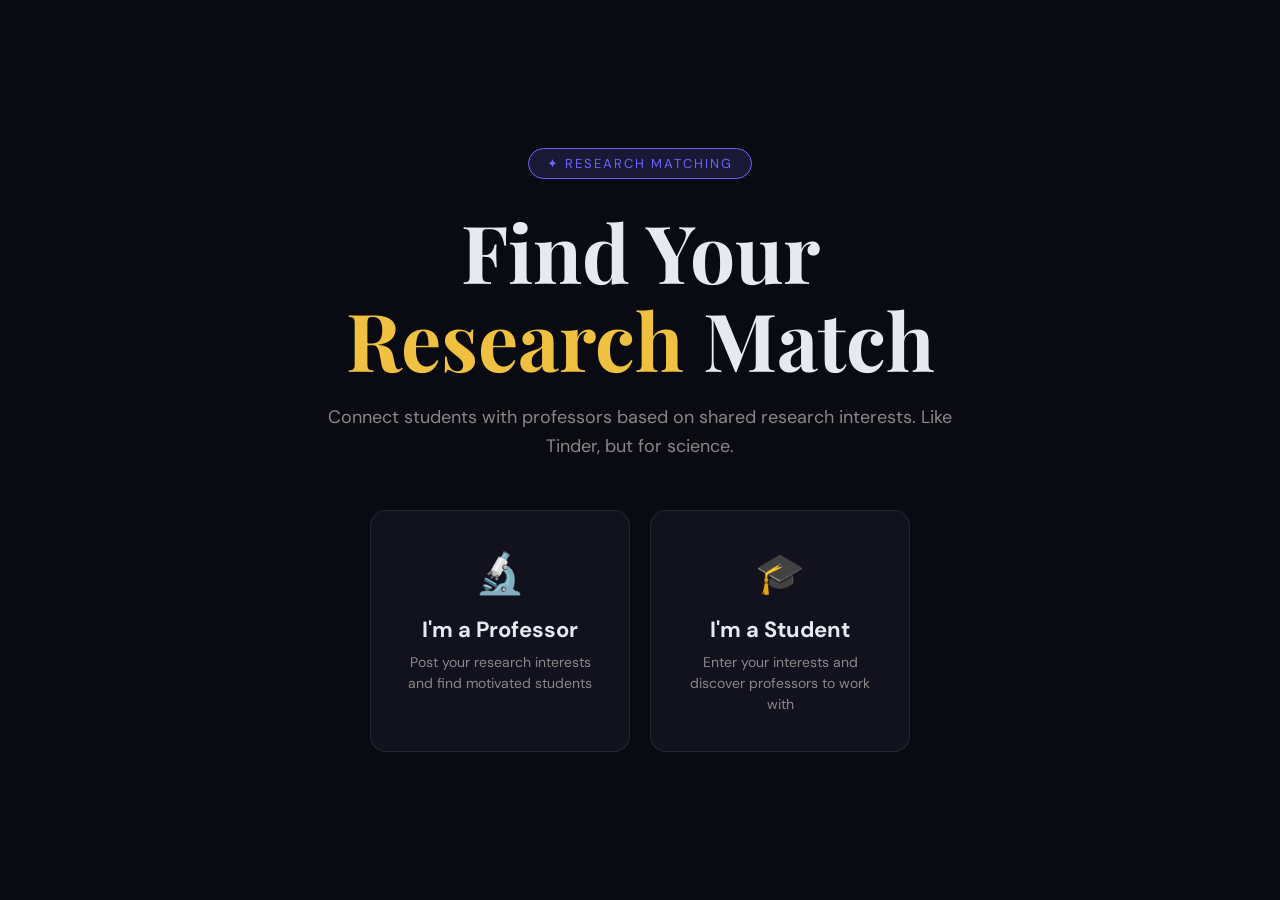
<file: templates/home.html>
<!DOCTYPE html>
<html lang="en">
<head>
  <meta charset="UTF-8">
  <title>ResearchMatch</title>
  <link href="https://fonts.googleapis.com/css2?family=Playfair+Display:wght@700&family=DM+Sans:wght@400;500&display=swap" rel="stylesheet">
  <style>
    :root {
      --bg: #0a0a12;
      --card: #12121e;
      --accent: #6c63ff;
      --gold: #f0c040;
      --text: #e8e8f0;
      --muted: #888;
    }
    * { box-sizing: border-box; margin: 0; padding: 0; }
    body {
      background: var(--bg);
      color: var(--text);
      font-family: 'DM Sans', sans-serif;
      min-height: 100vh;
      display: flex;
      align-items: center;
      justify-content: center;
    }
    .hero {
      text-align: center;
      padding: 60px 20px;
      max-width: 700px;
    }
    .badge {
      display: inline-block;
      background: rgba(108,99,255,0.15);
      border: 1px solid var(--accent);
      color: var(--accent);
      padding: 6px 18px;
      border-radius: 99px;
      font-size: 13px;
      letter-spacing: 2px;
      text-transform: uppercase;
      margin-bottom: 28px;
    }
    h1 {
      font-family: 'Playfair Display', serif;
      font-size: clamp(48px, 8vw, 80px);
      line-height: 1.1;
      margin-bottom: 20px;
    }
    h1 span { color: var(--gold); }
    p.sub {
      color: var(--muted);
      font-size: 18px;
      line-height: 1.6;
      margin-bottom: 50px;
    }
    .cards {
      display: flex;
      gap: 20px;
      justify-content: center;
      flex-wrap: wrap;
    }
    .card {
      background: var(--card);
      border: 1px solid rgba(255,255,255,0.08);
      border-radius: 16px;
      padding: 36px 32px;
      width: 260px;
      text-decoration: none;
      color: var(--text);
      transition: transform 0.2s, border-color 0.2s;
    }
    .card:hover {
      transform: translateY(-6px);
      border-color: var(--accent);
    }
    .card-icon { font-size: 40px; margin-bottom: 16px; }
    .card h2 { font-size: 22px; margin-bottom: 8px; }
    .card p { color: var(--muted); font-size: 14px; line-height: 1.5; }
    .card.gold-card:hover { border-color: var(--gold); }
  </style>
</head>
<body>
  <div class="hero">
    <div class="badge">✦ Research Matching</div>
    <h1>Find Your <span>Research</span> Match</h1>
    <p class="sub">Connect students with professors based on shared research interests. Like Tinder, but for science.</p>
    <div class="cards">
      <a href="/professor" class="card">
        <div class="card-icon">🔬</div>
        <h2>I'm a Professor</h2>
        <p>Post your research interests and find motivated students</p>
      </a>
      <a href="/student" class="card gold-card">
        <div class="card-icon">🎓</div>
        <h2>I'm a Student</h2>
        <p>Enter your interests and discover professors to work with</p>
      </a>
    </div>
  </div>
</body>
</html>
</file>
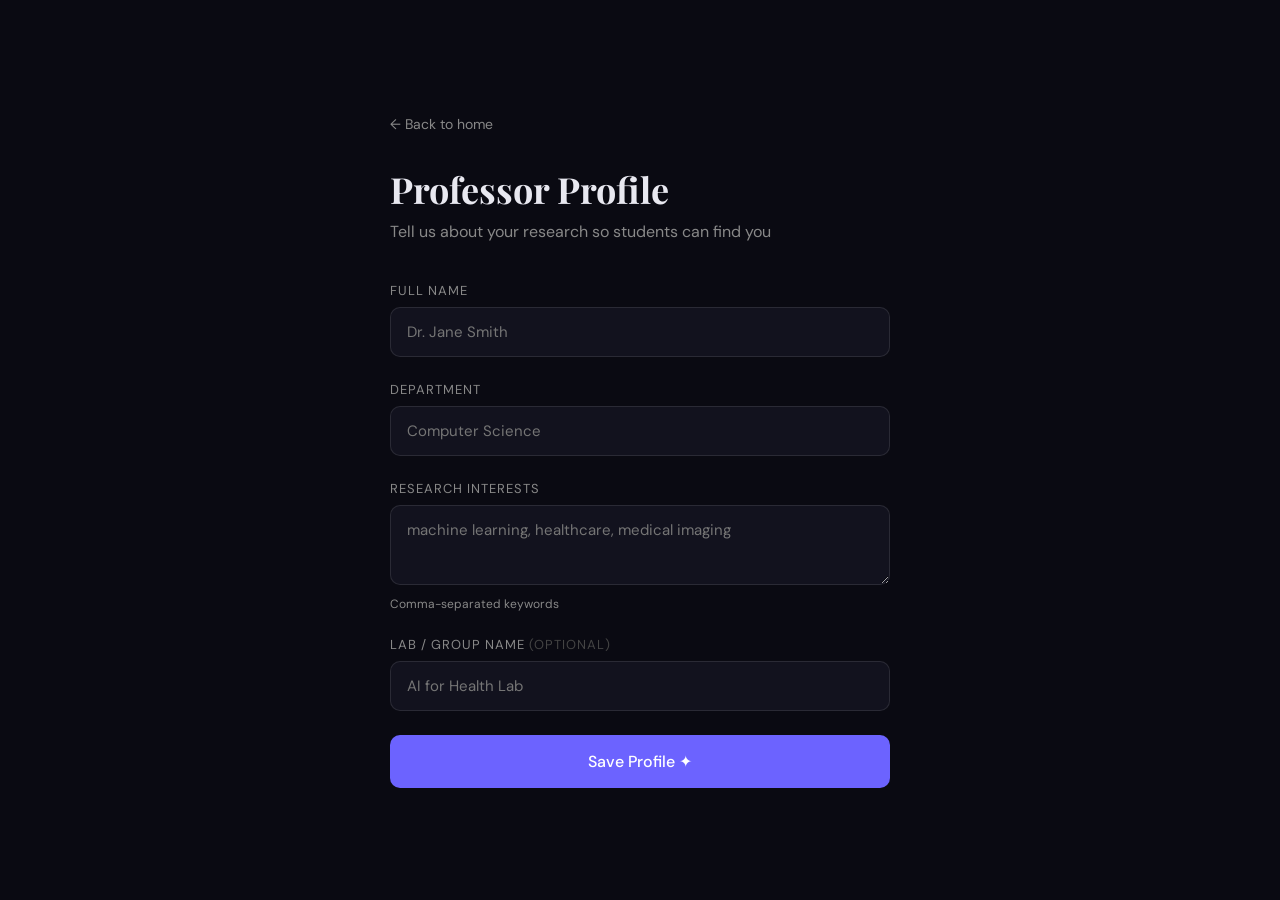
<file: templates/professor_form.html>
<!DOCTYPE html>
<html lang="en">
<head>
  <meta charset="UTF-8">
  <title>Professor Profile – ResearchMatch</title>
  <link href="https://fonts.googleapis.com/css2?family=Playfair+Display:wght@700&family=DM+Sans:wght@400;500&display=swap" rel="stylesheet">
  <style>
    :root { --bg:#0a0a12; --card:#12121e; --accent:#6c63ff; --text:#e8e8f0; --muted:#888; --border:rgba(255,255,255,0.1); }
    * { box-sizing:border-box; margin:0; padding:0; }
    body { background:var(--bg); color:var(--text); font-family:'DM Sans',sans-serif; min-height:100vh; display:flex; align-items:center; justify-content:center; padding:40px 20px; }
    .container { width:100%; max-width:500px; }
    .back { color:var(--muted); text-decoration:none; font-size:14px; display:inline-block; margin-bottom:32px; }
    .back:hover { color:var(--text); }
    h1 { font-family:'Playfair Display',serif; font-size:36px; margin-bottom:8px; }
    .sub { color:var(--muted); margin-bottom:40px; }
    .field { margin-bottom:24px; }
    label { display:block; font-size:13px; text-transform:uppercase; letter-spacing:1px; color:var(--muted); margin-bottom:8px; }
    input, textarea {
      width:100%; background:var(--card); border:1px solid var(--border);
      border-radius:10px; padding:14px 16px; color:var(--text);
      font-family:'DM Sans',sans-serif; font-size:15px;
      outline:none; transition:border-color 0.2s;
    }
    input:focus, textarea:focus { border-color:var(--accent); }
    textarea { resize:vertical; min-height:80px; }
    .hint { font-size:12px; color:var(--muted); margin-top:6px; }
    button {
      width:100%; background:var(--accent); color:#fff; border:none;
      border-radius:10px; padding:16px; font-size:16px; font-weight:500;
      font-family:'DM Sans',sans-serif; cursor:pointer; transition:opacity 0.2s;
    }
    button:hover { opacity:0.85; }
  </style>
</head>
<body>
  <div class="container">
    <a href="/" class="back">← Back to home</a>
    <h1>Professor Profile</h1>
    <p class="sub">Tell us about your research so students can find you</p>
    <form method="POST" action="/professor">
      <div class="field">
        <label>Full Name</label>
        <input type="text" name="name" placeholder="Dr. Jane Smith" required>
      </div>
      <div class="field">
        <label>Department</label>
        <input type="text" name="department" placeholder="Computer Science" required>
      </div>
      <div class="field">
        <label>Research Interests</label>
        <textarea name="interests" placeholder="machine learning, healthcare, medical imaging" required></textarea>
        <p class="hint">Comma-separated keywords</p>
      </div>
      <div class="field">
        <label>Lab / Group Name <span style="color:#444">(optional)</span></label>
        <input type="text" name="lab" placeholder="AI for Health Lab">
      </div>
      <button type="submit">Save Profile ✦</button>
    </form>
  </div>
</body>
</html>
</file>
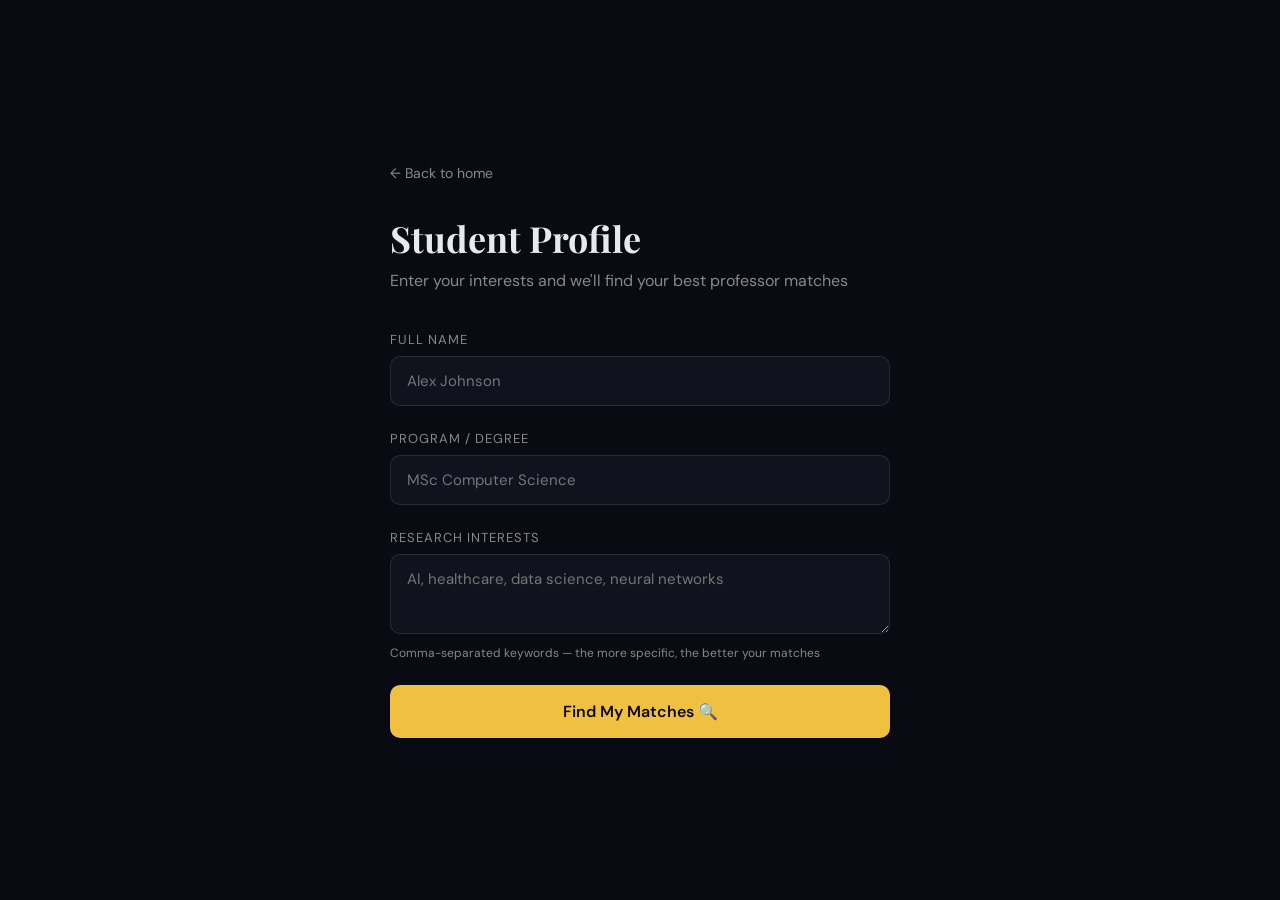
<file: templates/student_form.html>
<!DOCTYPE html>
<html lang="en">
<head>
  <meta charset="UTF-8">
  <title>Student Profile – ResearchMatch</title>
  <link href="https://fonts.googleapis.com/css2?family=Playfair+Display:wght@700&family=DM+Sans:wght@400;500&display=swap" rel="stylesheet">
  <style>
    :root { --bg:#0a0a12; --card:#12121e; --gold:#f0c040; --text:#e8e8f0; --muted:#888; --border:rgba(255,255,255,0.1); }
    * { box-sizing:border-box; margin:0; padding:0; }
    body { background:var(--bg); color:var(--text); font-family:'DM Sans',sans-serif; min-height:100vh; display:flex; align-items:center; justify-content:center; padding:40px 20px; }
    .container { width:100%; max-width:500px; }
    .back { color:var(--muted); text-decoration:none; font-size:14px; display:inline-block; margin-bottom:32px; }
    .back:hover { color:var(--text); }
    h1 { font-family:'Playfair Display',serif; font-size:36px; margin-bottom:8px; }
    .sub { color:var(--muted); margin-bottom:40px; }
    .field { margin-bottom:24px; }
    label { display:block; font-size:13px; text-transform:uppercase; letter-spacing:1px; color:var(--muted); margin-bottom:8px; }
    input, textarea {
      width:100%; background:var(--card); border:1px solid var(--border);
      border-radius:10px; padding:14px 16px; color:var(--text);
      font-family:'DM Sans',sans-serif; font-size:15px;
      outline:none; transition:border-color 0.2s;
    }
    input:focus, textarea:focus { border-color:var(--gold); }
    textarea { resize:vertical; min-height:80px; }
    .hint { font-size:12px; color:var(--muted); margin-top:6px; }
    button {
      width:100%; background:var(--gold); color:#0a0a12; border:none;
      border-radius:10px; padding:16px; font-size:16px; font-weight:600;
      font-family:'DM Sans',sans-serif; cursor:pointer; transition:opacity 0.2s;
    }
    button:hover { opacity:0.85; }
  </style>
</head>
<body>
  <div class="container">
    <a href="/" class="back">← Back to home</a>
    <h1>Student Profile</h1>
    <p class="sub">Enter your interests and we'll find your best professor matches</p>
    <form method="POST" action="/student">
      <div class="field">
        <label>Full Name</label>
        <input type="text" name="name" placeholder="Alex Johnson" required>
      </div>
      <div class="field">
        <label>Program / Degree</label>
        <input type="text" name="program" placeholder="MSc Computer Science" required>
      </div>
      <div class="field">
        <label>Research Interests</label>
        <textarea name="interests" placeholder="AI, healthcare, data science, neural networks" required></textarea>
        <p class="hint">Comma-separated keywords — the more specific, the better your matches</p>
      </div>
      <button type="submit">Find My Matches 🔍</button>
    </form>
  </div>
</body>
</html>
</file>
